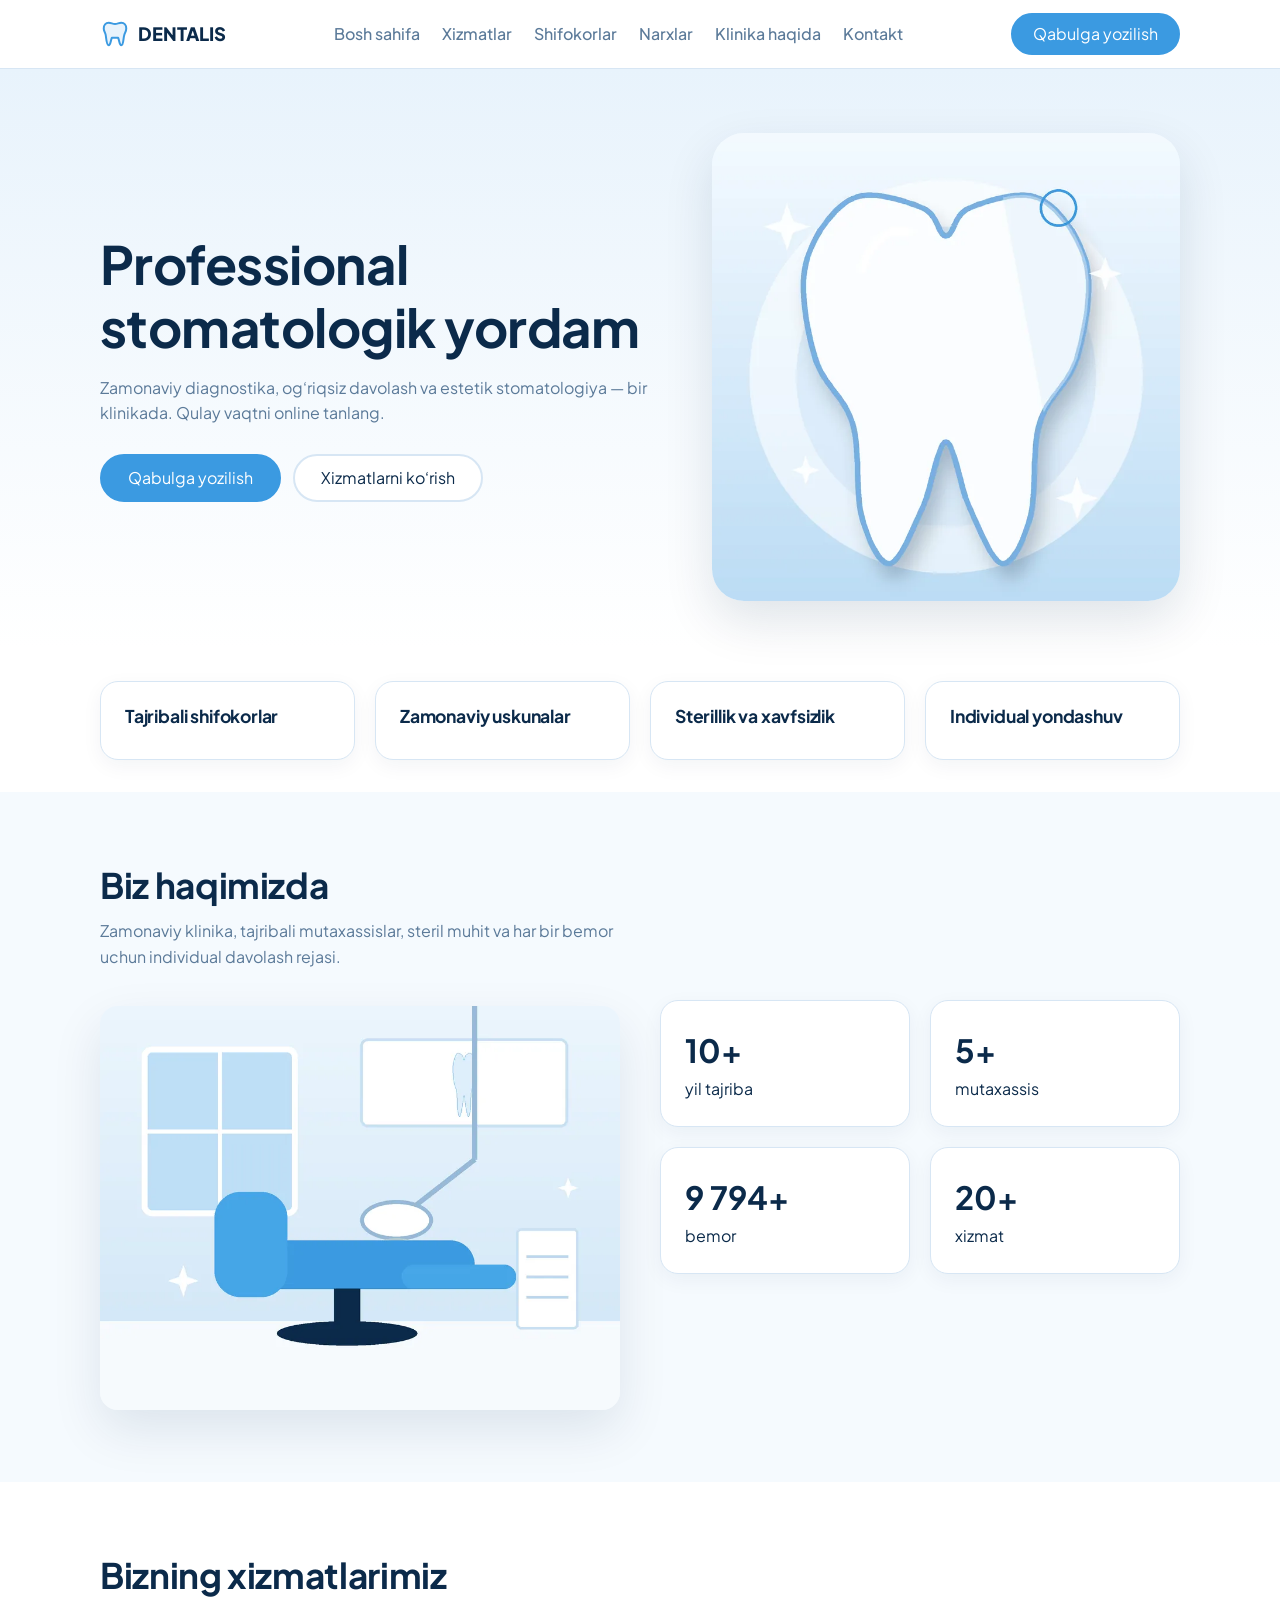
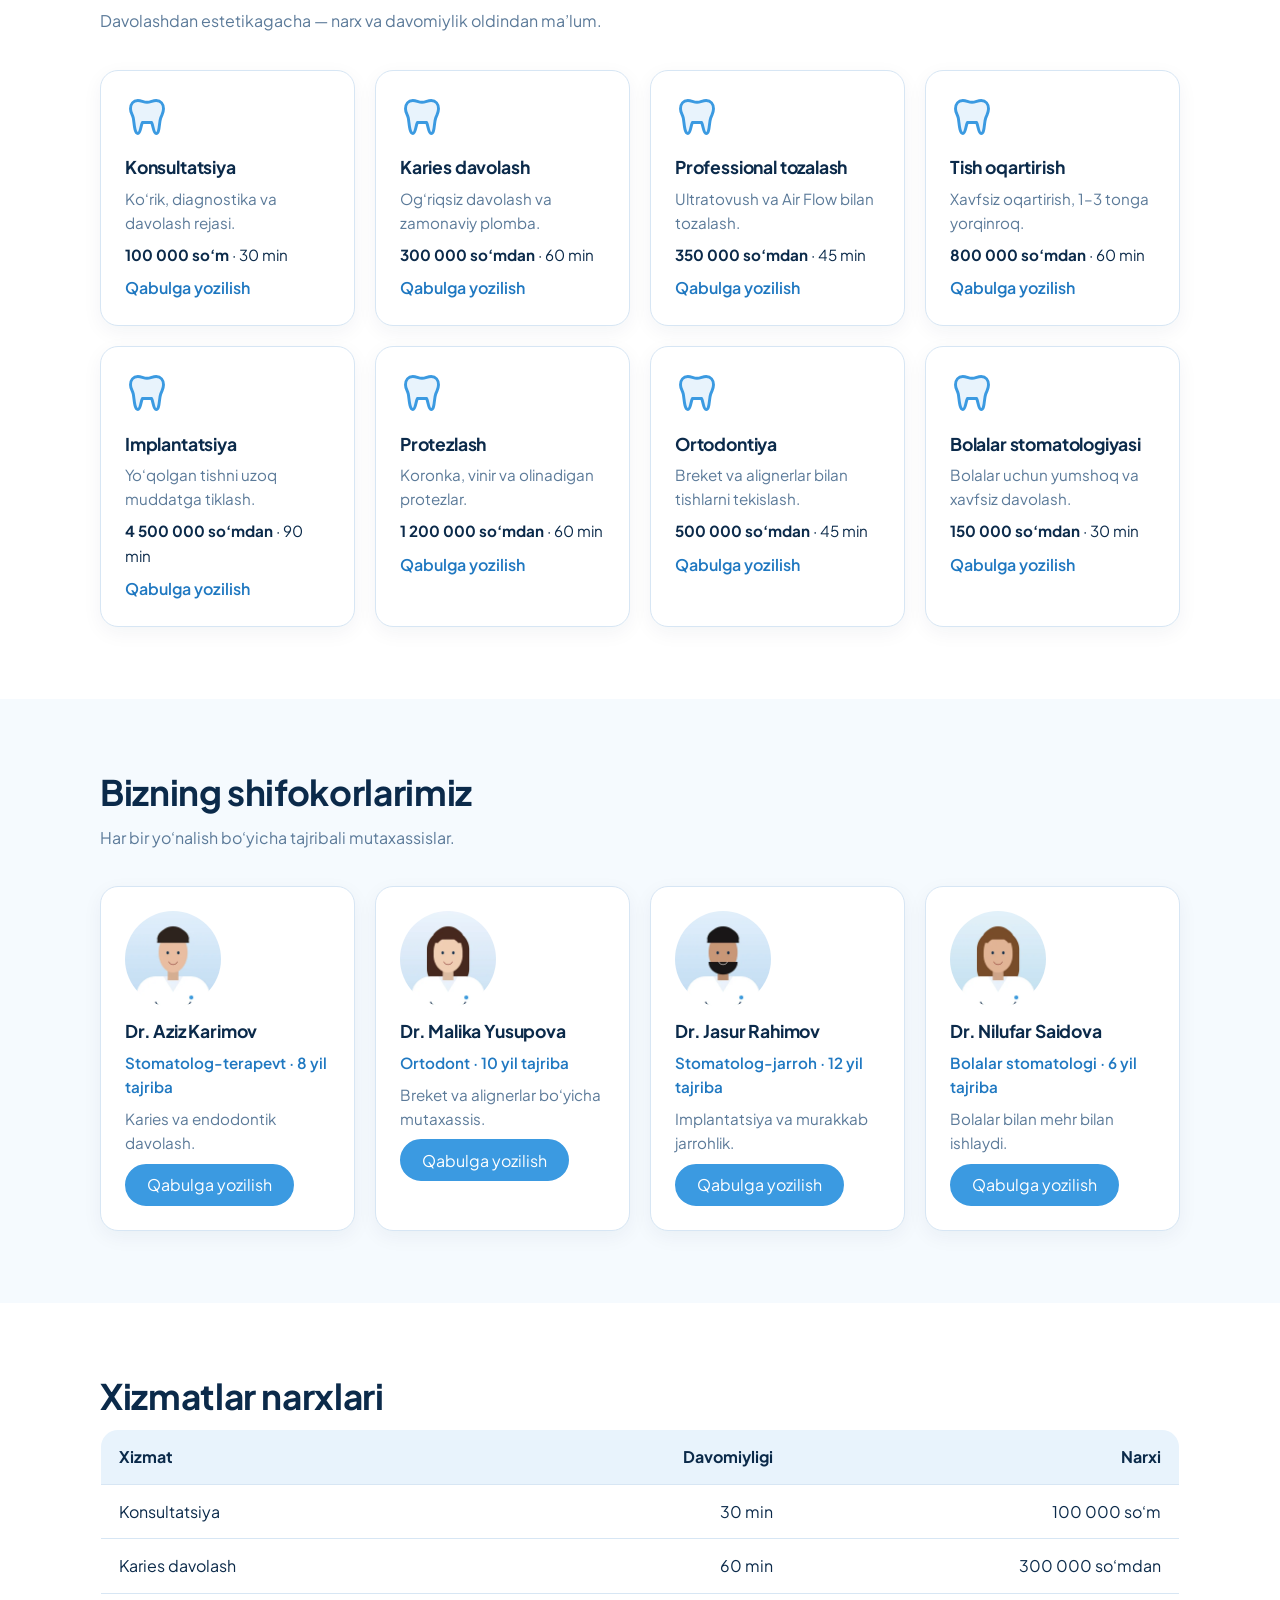
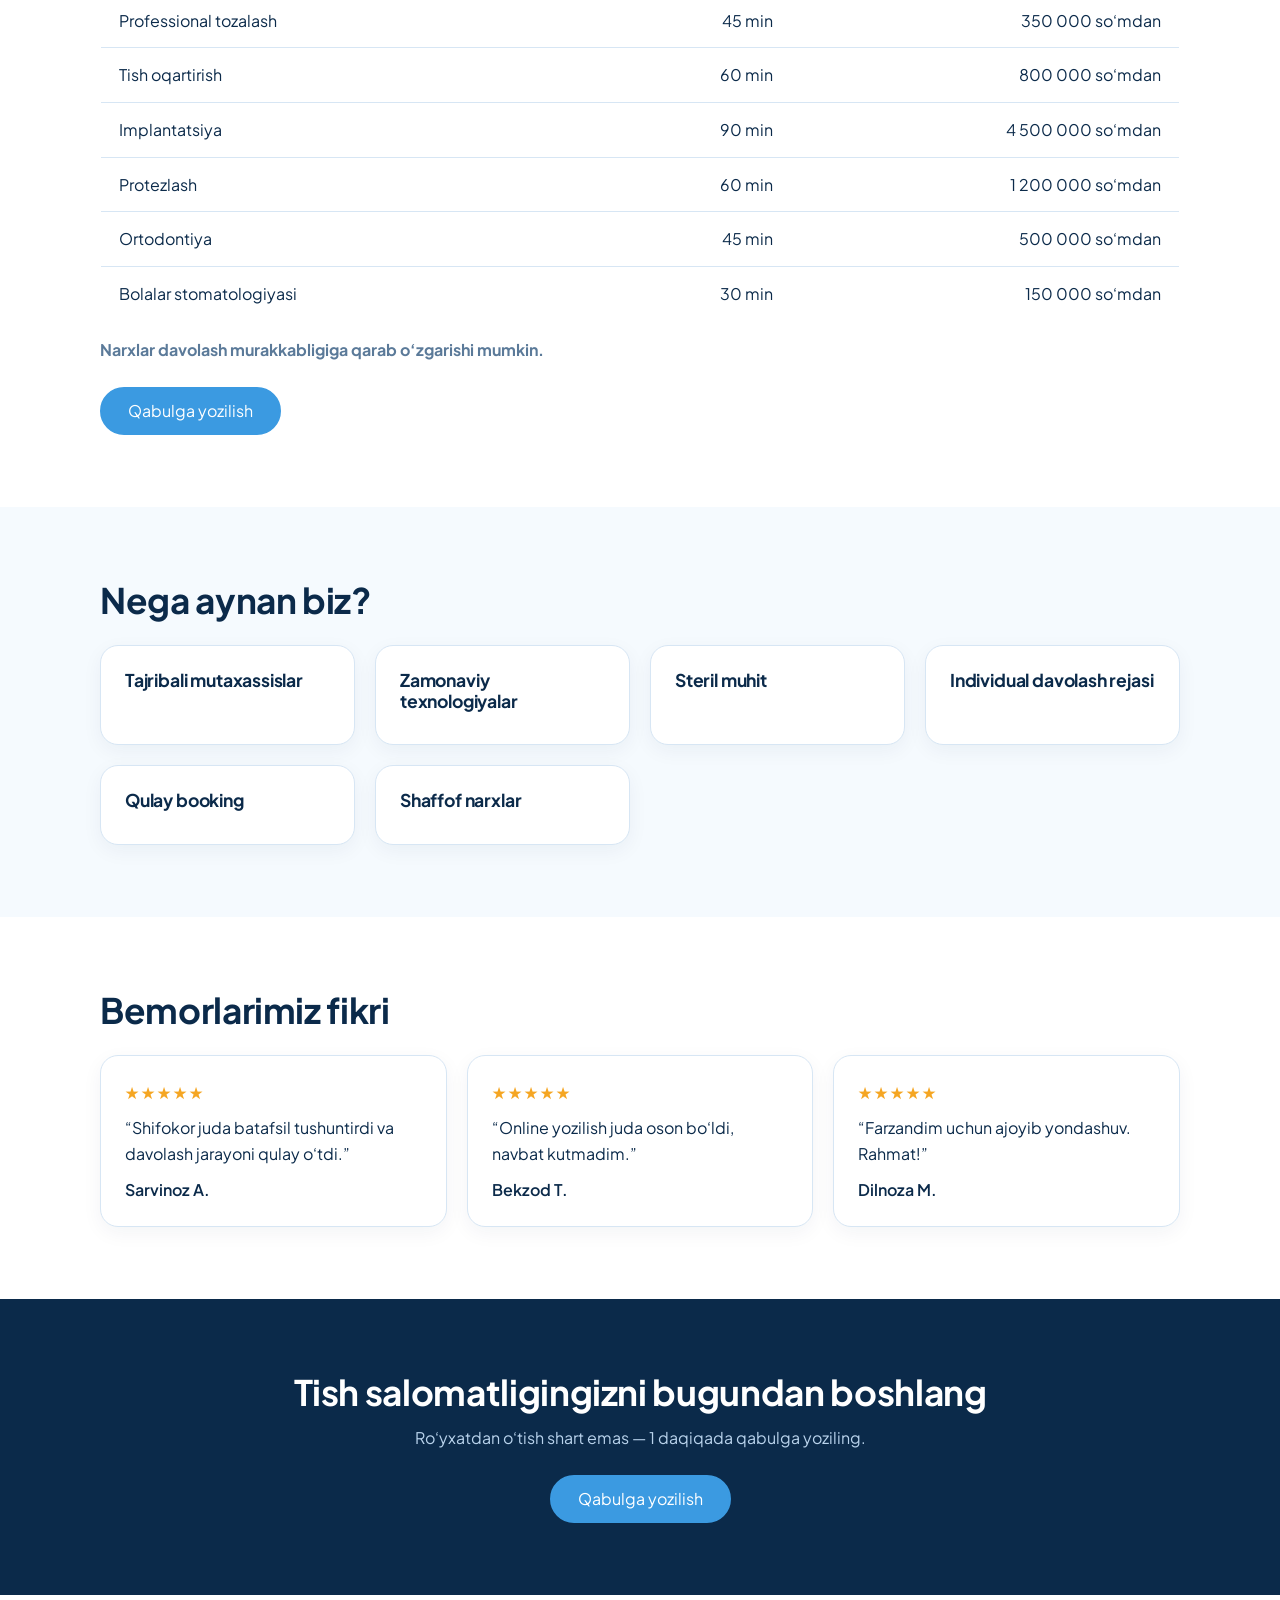
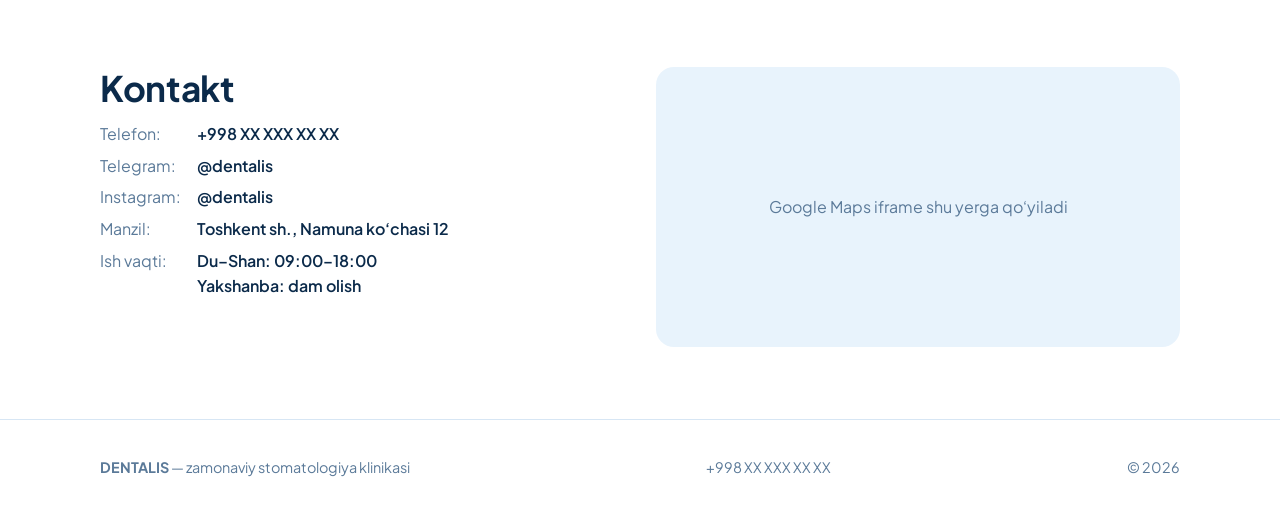
<file: index.html>
<!DOCTYPE html>
<html lang="uz">

<head>
  <meta charset="utf-8">
  <meta name="viewport" content="width=device-width, initial-scale=1">
  <title>Dental Clinic | Zamonaviy stomatologiya klinikasi</title>
  <meta name="description" content="Zamonaviy stomatologik xizmatlar, tajribali shifokorlar va qulay online qabulga yozilish.">
  <meta property="og:title" content="Dental Clinic | Zamonaviy stomatologiya klinikasi">
  <meta property="og:description" content="Zamonaviy stomatologik xizmatlar, tajribali shifokorlar va qulay online qabulga yozilish.">
  <meta property="og:type" content="website">
  <meta property="og:image" content="assets/images/hero.webp">
  <link rel="preload" as="image" href="assets/images/hero.webp" type="image/webp">
  <link rel="preconnect" href="https://fonts.googleapis.com">
  <link rel="preconnect" href="https://fonts.gstatic.com" crossorigin>
  <link rel="stylesheet" href="https://fonts.googleapis.com/css2?family=Plus+Jakarta+Sans:wght@400;500;600;800&display=swap">
  <link rel="stylesheet" href="css/style.css">
  <script>document.documentElement.classList.add('js');</script>
</head>

<body class="loading">
  <svg width="0" height="0" style="position:absolute" aria-hidden="true">
    <symbol id="i-tooth" viewBox="0 0 24 24">
      <path d="M7 3C4.5 3 3 5 3 7.5c0 2 1 3 1.5 5S5 21 7 21c1.5 0 1.5-4 2.5-6h5c1 2 1 6 2.5 6 2 0 1.5-6 2.5-8.5S21 9.5 21 7.5C21 5 19.5 3 17 3c-2 0-3 1-5 1S9 3 7 3z" />
    </symbol>
  </svg>
  <div id="loader" role="status" aria-label="Yuklanmoqda">
    <svg class="ic" viewBox="0 0 24 24" aria-hidden="true"><use href="#i-tooth" /></svg>
    <div class="bar-line"></div>
  </div>

  <header>
    <div class="wrap bar">
      <a class="logo" href="#top">
        <svg class="ic" style="margin:0" viewBox="0 0 24 24" aria-hidden="true"><use href="#i-tooth" /></svg>
        <span data-clinic="name"></span>
      </a>
      <nav id="nav" aria-label="Asosiy">
        <ul>
          <li><a href="#top">Bosh sahifa</a></li>
          <li><a href="#services">Xizmatlar</a></li>
          <li><a href="#doctors">Shifokorlar</a></li>
          <li><a href="#prices">Narxlar</a></li>
          <li><a href="#about">Klinika haqida</a></li>
          <li><a href="#contact">Kontakt</a></li>
        </ul>
      </nav>
      <a class="btn sm" href="booking.html">Qabulga yozilish</a>
      <button id="burger" aria-label="Menyu" aria-expanded="false" aria-controls="nav">☰</button>
    </div>
  </header>

  <main id="top">
    <div class="hero">
      <div class="wrap">
        <div>
          <h1>Professional stomatologik yordam</h1>
          <p>Zamonaviy diagnostika, og‘riqsiz davolash va estetik stomatologiya — bir klinikada. Qulay vaqtni online tanlang.</p>
          <div class="cta">
            <a class="btn" href="booking.html">Qabulga yozilish</a>
            <a class="btn ghost" href="#services">Xizmatlarni ko‘rish</a>
          </div>
        </div>
        <div class="visual">
          <img src="assets/images/hero.webp" width="800" height="800" fetchpriority="high"
            alt="Sog‘lom tish tasviri va toza klinika muhiti">
        </div>
      </div>
    </div>

    <section style="padding:32px 0">
      <div class="wrap grid">
        <div class="card"><h3>Tajribali shifokorlar</h3></div>
        <div class="card"><h3>Zamonaviy uskunalar</h3></div>
        <div class="card"><h3>Sterillik va xavfsizlik</h3></div>
        <div class="card"><h3>Individual yondashuv</h3></div>
      </div>
    </section>

    <section id="about" class="alt">
      <div class="wrap about">
        <div>
          <h2>Biz haqimizda</h2>
          <p class="lead">Zamonaviy klinika, tajribali mutaxassislar, steril muhit va har bir bemor uchun individual davolash rejasi.</p>
          <img class="about-img" src="assets/images/clinic.webp" width="900" height="700" loading="lazy"
            alt="Zamonaviy stomatologik kabinet: kreslo, chiroq va rentgen ko‘rsatkichi">
        </div>
        <div class="grid">
          <div class="card stat"><b data-count="10" data-suffix="+">10+</b>yil tajriba</div>
          <div class="card stat"><b data-count="5" data-suffix="+">5+</b>mutaxassis</div>
          <div class="card stat"><b data-count="10000" data-suffix="+">10 000+</b>bemor</div>
          <div class="card stat"><b data-count="20" data-suffix="+">20+</b>xizmat</div>
        </div>
      </div>
    </section>

    <section id="services">
      <div class="wrap">
        <h2>Bizning xizmatlarimiz</h2>
        <p class="lead">Davolashdan estetikagacha — narx va davomiylik oldindan ma’lum.</p>
        <div id="services-list" class="grid"></div>
      </div>
    </section>

    <section id="doctors" class="alt">
      <div class="wrap">
        <h2>Bizning shifokorlarimiz</h2>
        <p class="lead">Har bir yo‘nalish bo‘yicha tajribali mutaxassislar.</p>
        <div id="doctors-list" class="grid"></div>
      </div>
    </section>

    <section id="prices">
      <div class="wrap">
        <h2>Xizmatlar narxlari</h2>
        <div class="tw">
          <table class="tbl">
            <thead>
              <tr><th>Xizmat</th><th class="r">Davomiyligi</th><th class="r">Narxi</th></tr>
            </thead>
            <tbody id="price-rows"></tbody>
          </table>
        </div>
        <p class="note"><b>Narxlar davolash murakkabligiga qarab o‘zgarishi mumkin.</b></p>
        <a class="btn" href="booking.html">Qabulga yozilish</a>
      </div>
    </section>

    <section class="alt">
      <div class="wrap">
        <h2>Nega aynan biz?</h2>
        <div class="grid" style="margin-top:24px">
          <div class="card"><h3>Tajribali mutaxassislar</h3></div>
          <div class="card"><h3>Zamonaviy texnologiyalar</h3></div>
          <div class="card"><h3>Steril muhit</h3></div>
          <div class="card"><h3>Individual davolash rejasi</h3></div>
          <div class="card"><h3>Qulay booking</h3></div>
          <div class="card"><h3>Shaffof narxlar</h3></div>
        </div>
      </div>
    </section>

    <section>
      <div class="wrap">
        <h2>Bemorlarimiz fikri</h2>
        <div id="reviews-list" class="grid" style="margin-top:24px"></div>
      </div>
    </section>

    <section class="final">
      <div class="wrap">
        <h2>Tish salomatligingizni bugundan boshlang</h2>
        <p>Ro‘yxatdan o‘tish shart emas — 1 daqiqada qabulga yoziling.</p>
        <a class="btn" href="booking.html">Qabulga yozilish</a>
      </div>
    </section>

    <section id="contact">
      <div class="wrap contact">
        <div>
          <h2>Kontakt</h2>
          <dl class="sum">
            <dt>Telefon:</dt><dd data-clinic="phone"></dd>
            <dt>Telegram:</dt><dd data-clinic="telegram"></dd>
            <dt>Instagram:</dt><dd data-clinic="instagram"></dd>
            <dt>Manzil:</dt><dd data-clinic="address"></dd>
            <dt>Ish vaqti:</dt>
            <dd><span data-clinic="hours"></span><br><span data-clinic="off"></span></dd>
          </dl>
        </div>
        <div class="map">Google Maps iframe shu yerga qo‘yiladi</div>
      </div>
    </section>
  </main>

  <footer>
    <div class="wrap">
      <span><b data-clinic="name"></b> — zamonaviy stomatologiya klinikasi</span>
      <span data-clinic="phone"></span>
      <span>© 2026</span>
    </div>
  </footer>

  <script src="js/config.js"></script>
  <script src="js/main.js"></script>
</body>

</html>
</file>
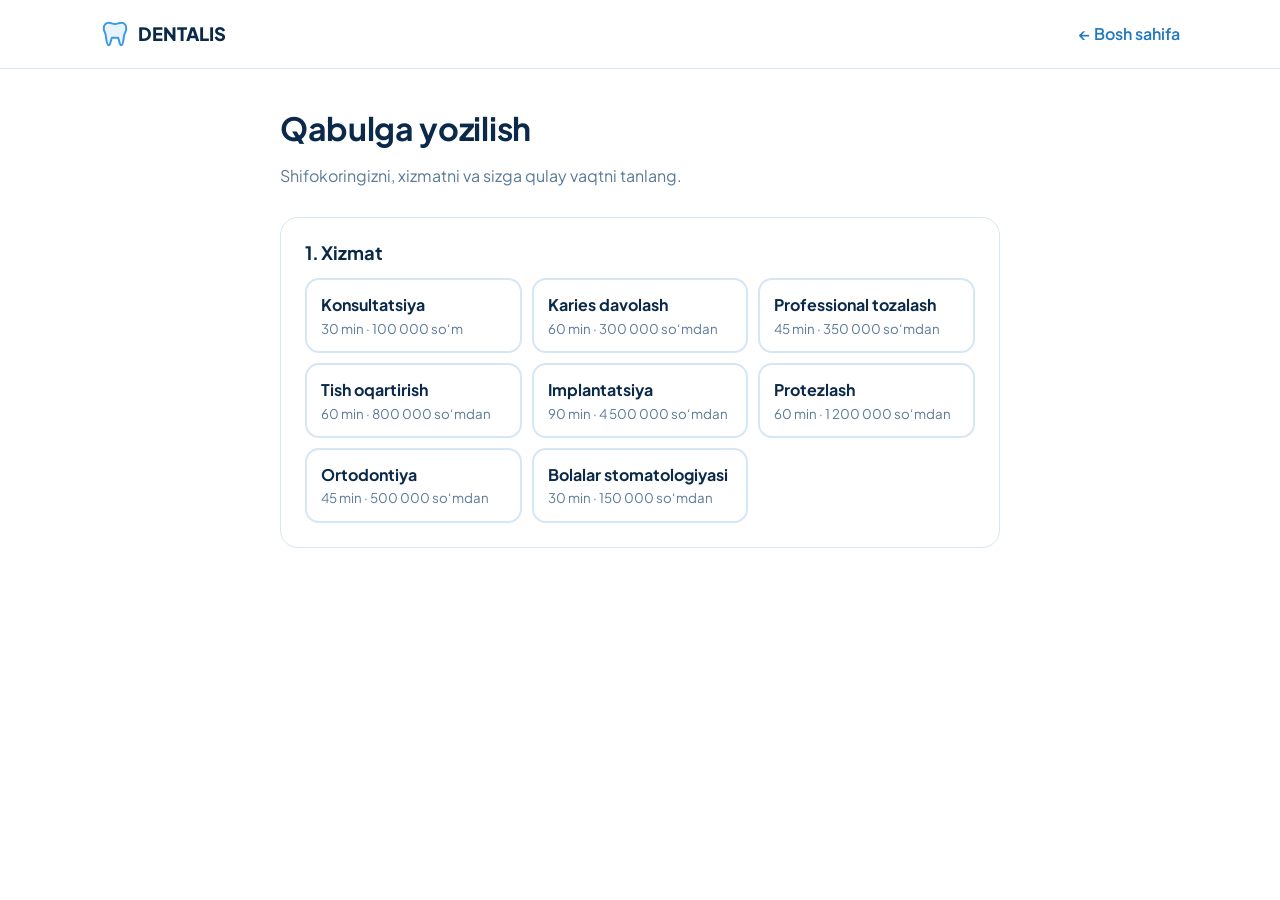
<file: booking.html>
<!DOCTYPE html>
<html lang="uz">

<head>
  <meta charset="utf-8">
  <meta name="viewport" content="width=device-width, initial-scale=1">
  <title>Qabulga yozilish | Dental Clinic</title>
  <meta name="description" content="Shifokoringizni, xizmatni va sizga qulay vaqtni tanlang.">
  <link rel="stylesheet" href="https://fonts.googleapis.com/css2?family=Plus+Jakarta+Sans:wght@400;500;600;800&display=swap">
  <link rel="stylesheet" href="css/style.css">
  <link rel="stylesheet" href="css/booking.css">
  <script>document.documentElement.classList.add('js');</script>
</head>

<body class="loading">
  <svg width="0" height="0" style="position:absolute" aria-hidden="true">
    <symbol id="i-tooth" viewBox="0 0 24 24">
      <path d="M7 3C4.5 3 3 5 3 7.5c0 2 1 3 1.5 5S5 21 7 21c1.5 0 1.5-4 2.5-6h5c1 2 1 6 2.5 6 2 0 1.5-6 2.5-8.5S21 9.5 21 7.5C21 5 19.5 3 17 3c-2 0-3 1-5 1S9 3 7 3z" />
    </symbol>
  </svg>
  <div id="loader" role="status" aria-label="Yuklanmoqda">
    <svg class="ic" viewBox="0 0 24 24" aria-hidden="true"><use href="#i-tooth" /></svg>
    <div class="bar-line"></div>
  </div>

  <header>
    <div class="wrap bar">
      <a class="logo" href="index.html">
        <svg class="ic" style="margin:0" viewBox="0 0 24 24" aria-hidden="true"><use href="#i-tooth" /></svg>
        <span data-clinic="name"></span>
      </a>
      <a class="link" href="index.html">← Bosh sahifa</a>
    </div>
  </header>

  <main class="bk">
    <h1 style="font-size:2rem">Qabulga yozilish</h1>
    <p class="lead" style="margin:8px 0 0">Shifokoringizni, xizmatni va sizga qulay vaqtni tanlang.</p>

    <section class="step">
      <h2>1. Xizmat</h2>
      <div id="services" class="opts"></div>
    </section>

    <section class="step" id="step-doctor" hidden>
      <h2>2. Shifokor</h2>
      <div id="doctors" class="opts"></div>
    </section>

    <section class="step" id="step-date" hidden>
      <h2>3. Sana</h2>
      <label for="date" style="margin:0 0 6px">Qabul sanasi</label>
      <input type="date" id="date">
    </section>

    <section class="step" id="step-time" hidden>
      <h2>4. Bo‘sh vaqtlar</h2>
      <div id="slots" class="slots" aria-live="polite"></div>
      <p class="e" id="slots-error" role="alert"></p>
    </section>

    <form class="step" id="form" hidden novalidate>
      <div id="step-info">
        <h2>Ma’lumotlaringiz</h2>

        <label for="name">Ism</label>
        <input id="name" autocomplete="name" required>
        <p class="e" id="name-error"></p>

        <label for="phone">Telefon raqami</label>
        <input id="phone" type="tel" autocomplete="tel" placeholder="+998 XX XXX XX XX" required>
        <p class="e" id="phone-error"></p>

        <label for="comment">Izoh (ixtiyoriy)</label>
        <textarea id="comment" rows="3" maxlength="300"></textarea>

        <div class="box"><dl class="sum" id="summary"></dl></div>
        <p class="e" id="form-error" role="alert"></p>
        <button class="btn" id="submit" type="submit">Qabulga yozilish</button>
      </div>
    </form>
  </main>

  <dialog id="modal" aria-labelledby="modal-title">
    <h2 id="modal-title">✓ Qabulga muvaffaqiyatli yozildingiz!</h2>
    <dl class="sum box" id="receipt"></dl>
    <p><b>Ushbu ma’lumotni screenshot qilib oling yoki saqlab qo‘ying.</b></p>
    <div class="acts">
      <button class="btn ghost" id="save" type="button">Saqlab olish</button>
      <button class="btn" id="ok" type="button">Tushunarli</button>
    </div>
  </dialog>

  <script src="js/config.js"></script>
  <script src="js/api.js"></script>
  <script src="js/main.js"></script>
  <script src="js/booking.js"></script>
</body>

</html>
</file>
<file: css/style.css>
:root {
  --navy: #0b2a4a;
  --blue: #3b9ae1;
  --blue-d: #1f78c1;
  --sky: #e8f3fc;
  --mist: #f5fafe;
  --line: #d7e6f4;
  --mut: #5b7a99;
  --r: 18px;
  --max: 1120px;
}

* {
  box-sizing: border-box;
  margin: 0;
}

html {
  scroll-behavior: smooth;
  scroll-padding-top: 76px;
}

body {
  font: 16px/1.6 'Plus Jakarta Sans', system-ui, sans-serif;
  color: var(--navy);
  background: #fff;
  overflow-x: hidden;
}

img,
svg {
  max-width: 100%;
}

a {
  color: inherit;
}

h1,
h2,
h3 {
  line-height: 1.2;
  letter-spacing: -.01em;
}

.wrap {
  max-width: var(--max);
  margin: auto;
  padding: 0 20px;
}

section {
  padding: 72px 0;
}

.alt {
  background: var(--mist);
}

h2 {
  font-size: clamp(1.6rem, 3.5vw, 2.2rem);
  margin-bottom: 12px;
}

.lead {
  color: var(--mut);
  max-width: 60ch;
  margin-bottom: 36px;
}

:focus-visible {
  outline: 3px solid var(--blue);
  outline-offset: 2px;
}

.btn {
  display: inline-flex;
  align-items: center;
  justify-content: center;
  min-height: 48px;
  padding: 0 26px;
  border-radius: 999px;
  border: 2px solid var(--blue);
  background: var(--blue);
  color: #fff;
  font: 600 1rem inherit;
  text-decoration: none;
  cursor: pointer;
  transition: background 0.2s;
}

.btn:hover {
  background: var(--blue-d);
}

.btn.ghost {
  background: #fff;
  color: var(--navy);
  border-color: var(--line);
}

.btn.sm {
  min-height: 42px;
  padding: 0 20px;
}

.btn:disabled {
  opacity: .6;
  cursor: wait;
}

header {
  position: sticky;
  top: 0;
  z-index: 20;
  background: rgba(255, 255, 255, 0.95);
  backdrop-filter: blur(8px);
  border-bottom: 1px solid var(--line);
}

.bar {
  display: flex;
  align-items: center;
  justify-content: space-between;
  height: 68px;
  gap: 16px;
}

.logo {
  display: flex;
  align-items: center;
  gap: 8px;
  font-weight: 800;
  text-decoration: none;
  font-size: 1.15rem;
}

.logo .ic {
  width: 30px;
  height: 30px;
  fill: var(--sky);
  stroke: var(--blue);
}

nav ul {
  display: flex;
  gap: 22px;
  list-style: none;
  padding: 0;
}

nav a {
  text-decoration: none;
  font-weight: 500;
  color: var(--mut);
}

nav a:hover {
  color: var(--navy);
}

#burger {
  display: none;
  width: 48px;
  height: 48px;
  border: 0;
  background: none;
  font-size: 1.6rem;
  cursor: pointer;
  color: var(--navy);
}

.ic {
  width: 44px;
  height: 44px;
  fill: var(--sky);
  stroke: var(--blue);
  stroke-width: 1.6;
  stroke-linejoin: round;
  margin-bottom: 12px;
}

.hero {
  padding: 64px 0 48px;
  background: linear-gradient(180deg, var(--sky), #fff);
}

.hero .wrap {
  display: grid;
  grid-template-columns: 1.1fr 0.9fr;
  gap: 40px;
  align-items: center;
}

h1 {
  font-size: clamp(2rem, 5vw, 3.3rem);
  margin-bottom: 16px;
}

.hero p {
  color: var(--mut);
  margin-bottom: 28px;
  max-width: 52ch;
}

.cta {
  display: flex;
  gap: 12px;
  flex-wrap: wrap;
}

.grid {
  display: grid;
  gap: 20px;
  grid-template-columns: repeat(auto-fit, minmax(230px, 1fr));
}

.card {
  background: #fff;
  border: 1px solid var(--line);
  border-radius: var(--r);
  padding: 24px;
  box-shadow: 0 6px 20px rgba(11, 42, 74, 0.05);
}

.card h3 {
  margin-bottom: 8px;
  font-size: 1.1rem;
}

.card p {
  color: var(--mut);
  font-size: .95rem;
  margin-bottom: 8px;
}

.meta {
  color: var(--navy)!important;
}

.link {
  color: var(--blue-d);
  font-weight: 600;
  text-decoration: none;
}

.link:hover {
  text-decoration: underline;
}

.stat b {
  display: block;
  font-size: 2rem;
}

.about {
  display: grid;
  grid-template-columns: 1fr 1fr;
  gap: 40px;
  align-items: center;
}

.about .grid {
  grid-template-columns: 1fr 1fr;
}

.spec {
  color: var(--blue-d)!important;
  font-weight: 600;
}

.tbl {
  width: 100%;
  border-collapse: collapse;
  background: #fff;
  border-radius: var(--r);
  overflow: hidden;
  border: 1px solid var(--line);
}

th,
td {
  padding: 14px 18px;
  text-align: left;
  border-bottom: 1px solid var(--line);
}

th {
  background: var(--sky);
}

.r {
  text-align: right;
}

.tw {
  overflow-x: auto;
}

.note {
  color: var(--mut);
  margin: 16px 0 24px;
}

.stars {
  color: #f5a623;
  letter-spacing: 2px;
}

blockquote {
  margin: 10px 0;
}

figcaption {
  font-weight: 600;
}

.final {
  background: var(--navy);
  color: #fff;
  text-align: center;
}

.final p {
  color: #b9d3ec;
  margin: 0 auto 24px;
}

.contact {
  display: grid;
  grid-template-columns: 1fr 1fr;
  gap: 32px;
}

.contact dl,
.sum {
  display: grid;
  grid-template-columns: auto 1fr;
  gap: 6px 16px;
}

dt {
  color: var(--mut);
}

dd {
  font-weight: 600;
  margin: 0;
}

.map {
  min-height: 280px;
  border-radius: var(--r);
  background: var(--sky);
  display: grid;
  place-items: center;
  color: var(--mut);
}

footer {
  padding: 36px 0;
  border-top: 1px solid var(--line);
  color: var(--mut);
  font-size: .9rem;
}

footer .wrap {
  display: flex;
  flex-wrap: wrap;
  gap: 16px;
  justify-content: space-between;
}

@media (max-width: 820px) {
  #burger {
    display: block;
  }
  nav {
    position: absolute;
    top: 68px;
    left: 0;
    right: 0;
    background: #fff;
    border-bottom: 1px solid var(--line);
    display: none;
    padding: 12px 20px;
  }
  nav.open {
    display: block;
  }
  nav ul {
    flex-direction: column;
    gap: 0;
  }
  nav a {
    display: block;
    padding: 14px 0;
  }
  .hero .wrap,
  .about,
  .contact {
    grid-template-columns: 1fr;
  }
  .visual {
    max-width: 320px;
  }
  .bar>.btn {
    display: none;
  }
  section {
    padding: 52px 0;
  }
}

@media (prefers-reduced-motion: reduce) {
  * {
    transition: none!important;
    scroll-behavior: auto!important;
  }
}

/*== Rasmlar ==*/
.visual {
  aspect-ratio: 1;
  border-radius: 32px;
  overflow: hidden;
  box-shadow: 0 20px 50px rgba(11, 42, 74, 0.12);
}

.visual img {
  display: block;
  width: 100%;
  height: 100%;
  object-fit: cover;
}

.about-img {
  display: block;
  width: 100%;
  height: auto;
  border-radius: var(--r);
  box-shadow: 0 20px 50px rgba(11, 42, 74, 0.1);
}

.avatar {
  width: 96px;
  height: 96px;
  margin-bottom: 14px;
  overflow: hidden;
  border-radius: 50%;
  background: var(--sky);
}

.avatar img {
  display: block;
  width: 100%;
  height: 100%;
  object-fit: cover;
}

/*== Loader ==*/
#loader {
  position: fixed;
  inset: 0;
  z-index: 100;
  display: grid;
  place-content: center;
  justify-items: center;
  gap: 18px;
  background: #fff;
  transition: opacity 0.5s ease, visibility 0.5s;
}

#loader.done {
  opacity: 0;
  visibility: hidden;
}

#loader .ic {
  width: 76px;
  height: 76px;
  margin: 0;
  fill: var(--sky);
  animation: pulse 1.2s ease-in-out infinite;
}

#loader .bar-line {
  width: 140px;
  height: 4px;
  border-radius: 4px;
  background: var(--sky);
  overflow: hidden;
}

#loader .bar-line::after {
  content: "";
  display: block;
  width: 40%;
  height: 100%;
  border-radius: 4px;
  background: var(--blue);
  animation: slide 1s ease-in-out infinite;
}

body.loading {
  overflow: hidden;
}

/*== Animatsiyalar ==*/
.js .reveal {
  opacity: 0;
  transform: translateY(22px);
  transition: opacity 0.6s ease, transform 0.6s ease;
  transition-delay: var(--d, 0s);
}

.js .reveal.in {
  opacity: 1;
  transform: none;
}

.card {
  transition: transform 0.25s ease, box-shadow 0.25s ease;
}

.card:hover {
  transform: translateY(-4px);
  box-shadow: 0 14px 30px rgba(11, 42, 74, 0.1);
}

.btn {
  transition: background 0.2s, transform 0.2s;
}

.btn:hover {
  transform: translateY(-2px);
}

.hero .wrap>div:first-child>* {
  animation: rise 0.7s ease both;
}

.hero .wrap>div:first-child>:nth-child(2) {
  animation-delay: .1s;
}

.hero .wrap>div:first-child>:nth-child(3) {
  animation-delay: .2s;
}

.visual {
  animation: rise 0.8s 0.15s ease both;
}

.visual img {
  animation: float 6s ease-in-out infinite;
}

header.scrolled {
  box-shadow: 0 6px 24px rgba(11, 42, 74, 0.08);
}

.step:not([hidden]),
.slot {
  animation: rise 0.4s ease both;
}

dialog[open] {
  animation: pop 0.3s ease both;
}

dialog[open]::backdrop {
  animation: fade 0.3s ease both;
}

@keyframes rise {
  from {
    opacity: 0;
    transform: translateY(18px);
  }
  to {
    opacity: 1;
    transform: none;
  }
}

@keyframes pop {
  from {
    opacity: 0;
    transform: scale(0.94);
  }
  to {
    opacity: 1;
    transform: none;
  }
}

@keyframes fade {
  from {
    opacity: 0;
  }
  to {
    opacity: 1;
  }
}

@keyframes float {
  50% {
    transform: scale(1.03) translateY(-6px);
  }
}

@keyframes pulse {
  50% {
    transform: scale(1.12);
    fill: #cfe6f9;
  }
}

@keyframes slide {
  from {
    transform: translateX(-100%);
  }
  to {
    transform: translateX(350%);
  }
}

@media (prefers-reduced-motion: reduce) {
  .js .reveal {
    opacity: 1;
    transform: none;
  }
  *,
  *::before,
  *::after {
    animation: none!important;
  }
}
</file>
<file: css/booking.css>
.bk {
  max-width: 760px;
  margin: auto;
  padding: 40px 20px 80px;
}

.step {
  margin: 28px 0;
  padding: 24px;
  border: 1px solid var(--line);
  border-radius: var(--r);
}

.step[hidden] {
  display: none;
}

.step h2 {
  font-size: 1.15rem;
  margin-bottom: 14px;
}

.opts {
  display: grid;
  gap: 10px;
  grid-template-columns: repeat(auto-fit, minmax(210px, 1fr));
}

.opt,
.slot {
  font: inherit;
  color: var(--navy);
  background: #fff;
  border: 2px solid var(--line);
  border-radius: 14px;
  padding: 12px 14px;
  text-align: left;
  cursor: pointer;
  min-height: 48px;
}

.opt small,
.slot small {
  display: block;
  color: var(--mut);
}

.opt[aria-pressed=true],
.slot[aria-pressed=true] {
  border-color: var(--blue);
  background: var(--sky);
}

.slots {
  display: grid;
  grid-template-columns: repeat(auto-fill, minmax(88px, 1fr));
  gap: 8px;
}

.slot {
  text-align: center;
  font-weight: 600;
}

.slot:disabled {
  background: #f1f4f7;
  color: #9aa9b8;
  cursor: not-allowed;
}

label {
  display: block;
  font-weight: 600;
  margin: 14px 0 6px;
}

input,
textarea {
  width: 100%;
  font: inherit;
  padding: 12px 14px;
  border: 2px solid var(--line);
  border-radius: 12px;
  min-height: 48px;
}

.e {
  color: #c0392b;
  font-size: .9rem;
  min-height: 1.2em;
}

.muted {
  color: var(--mut);
}

.box {
  background: var(--mist);
  border-radius: var(--r);
  padding: 18px;
  margin: 20px 0;
}

dialog {
  border: 0;
  border-radius: 24px;
  padding: 32px;
  max-width: 420px;
  width: calc(100% - 32px);
  box-shadow: 0 30px 80px rgba(11, 42, 74, 0.3);
}

dialog::backdrop {
  background: rgba(11, 42, 74, 0.5);
}

dialog h2 {
  font-size: 1.4rem;
}

.acts {
  display: flex;
  gap: 10px;
  flex-wrap: wrap;
  margin-top: 20px;
}
</file>
